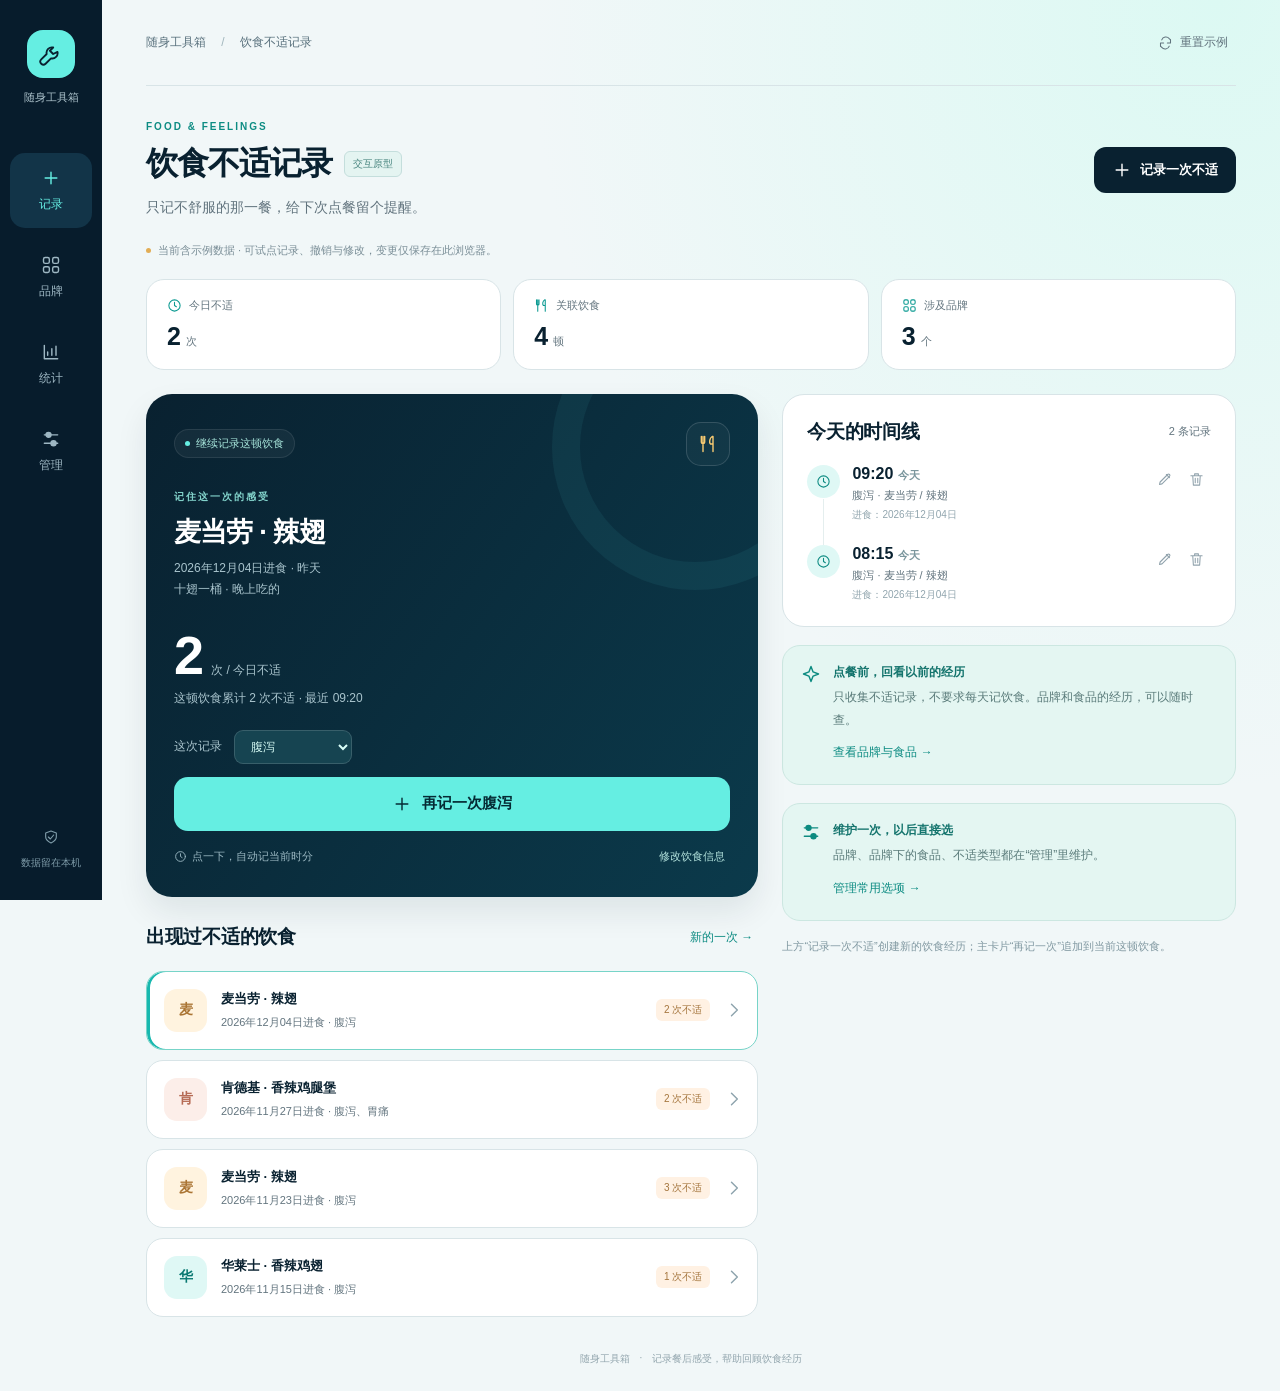
<file: prototype/diet/index.html>
<!doctype html>
<html lang="zh-CN">
<head>
<meta charset="UTF-8"><meta name="viewport" content="width=device-width,initial-scale=1">
<title>饮食不适记录 · 随身工具箱</title>
<link rel="stylesheet" href="./style.css">
</head>
<body>
<aside class="rail"><button class="logo" data-tab="record" aria-label="返回记录"><i data-icon="tool"></i></button><span class="rail-name">随身工具箱</span><nav><button data-tab="record"><i data-icon="plus"></i>记录</button><button data-tab="brands"><i data-icon="grid"></i>品牌</button><button data-tab="stats"><i data-icon="chart"></i>统计</button><button data-tab="manage"><i data-icon="settings"></i>管理</button></nav><div class="rail-foot"><i data-icon="shield"></i><span>数据留在本机</span></div></aside>
<main>
<header class="topbar"><div class="breadcrumb">随身工具箱 <span>/</span> 饮食不适记录</div><button class="quiet" id="reset"><i data-icon="refresh"></i>重置示例</button></header>
<section class="page-heading"><div><p class="eyebrow">FOOD & FEELINGS</p><h1>饮食不适记录<span class="prototype">交互原型</span></h1><p class="muted">只记不舒服的那一餐，给下次点餐留个提醒。</p></div><button class="primary" id="newMeal"><i data-icon="plus"></i>记录一次不适</button></section>
<div class="mobile-tabs"><button data-tab="record">记录</button><button data-tab="brands">品牌</button><button data-tab="stats">统计</button><button data-tab="manage">管理</button></div>
<div class="demo-note"><span class="demo-dot"></span>当前含示例数据 · 可试点记录、撤销与修改，变更仅保存在此浏览器。</div>
<div id="view"></div>
<footer>随身工具箱 <span>·</span> 记录餐后感受，帮助回顾饮食经历</footer>
</main>
<div id="toast" role="status" aria-live="polite" hidden></div>
<dialog id="mealDialog" aria-labelledby="mealTitle"><form id="mealForm"><div class="dialog-head"><div><p class="eyebrow">REMEMBER THIS MEAL</p><h2 id="mealTitle">记下这次不适</h2></div><button type="button" class="icon-btn" data-close="mealDialog" aria-label="关闭"><i data-icon="close"></i></button></div><p class="muted">只记出现不适的饮食。品牌与类型直接选，不用重复填。</p><div class="captured-time"><i data-icon="clock"></i><span id="capturedAt"></span></div><label>品牌<select name="brandId" required></select></label><label>食品<select name="foodId" required></select></label><div class="inline-manage"><button type="button" class="link-button" id="manageFromForm">没找到？去管理品牌 / 食品 / 类型 →</button></div><div class="date-field"><label for="eatenDate">进食日期</label><div class="date-shortcuts"><button type="button" data-date="0">今天</button><button type="button" data-date="1">昨天</button><button type="button" data-date="2">前天</button></div><input id="eatenDate" name="date" type="date" required></div><label id="firstTypeLabel">不适类型<select name="typeId" required></select></label><label>备注 <span class="muted">选填</span><input name="note" maxlength="120" placeholder="例如：十翅一桶，晚上吃的"></label><div id="mealHint" class="history-hint"></div><p id="mealError" class="form-error" role="alert"></p><button id="mealSubmit" class="primary full" type="submit"><i data-icon="check"></i>保存这次不适</button></form></dialog>
<dialog id="eventDialog" aria-labelledby="eventTitle"><form id="eventForm"><div class="dialog-head"><h2 id="eventTitle">修改不适记录</h2><button type="button" class="icon-btn" data-close="eventDialog" aria-label="关闭"><i data-icon="close"></i></button></div><label>不适类型<select name="typeId" required></select></label><label>发生时间<input type="datetime-local" name="at" required></label><div class="form-hint">一键记录会自动记时间，这里可以修正。</div><p id="eventError" class="form-error" role="alert"></p><button type="submit" class="primary full">保存修改</button></form></dialog>
<dialog id="catalogDialog" aria-labelledby="catalogTitle"><form id="catalogForm"><div class="dialog-head"><h2 id="catalogTitle">新增品牌</h2><button type="button" class="icon-btn" data-close="catalogDialog" aria-label="关闭"><i data-icon="close"></i></button></div><label><span id="catalogLabel">品牌名称</span><input name="name" maxlength="40" required placeholder="填写一次，以后直接选择"></label><p id="catalogHelp" class="form-hint"></p><p id="catalogError" class="form-error" role="alert"></p><button type="submit" class="primary full">保存</button></form></dialog>
<script type="module" src="./ui.js"></script>
</body></html>
</file>
<file: prototype/diet/style.css>
:root{--bg:#f1f7f8;--navy:#092130;--muted:#62747e;--teal:#18b8af;--mint:#65eee2;--border:#d8e4e7;--soft:#dff8f5}*{box-sizing:border-box}body{margin:0;background:radial-gradient(ellipse at 95% 0,#dcf9f3,transparent 40%),var(--bg);color:var(--navy);font-family:"Segoe UI","Microsoft YaHei",sans-serif;font-size:14px}button,input,select{font:inherit}button,a{ -webkit-tap-highlight-color:transparent}button{cursor:pointer}button:disabled{opacity:.45;cursor:default}button{transition:background .15s,transform .15s}button:active{transform:translateY(1px)}button:focus-visible,a:focus-visible{outline:3px solid var(--teal);outline-offset:3px}svg{width:20px;height:20px;display:block;flex-shrink:0}i{display:inline-flex;font-style:normal}h1,h2,h3,p{margin:0}h1{font-size:32px;letter-spacing:-1px;display:flex;align-items:center;gap:12px}h2{font-size:19px;letter-spacing:-.3px}h3{font-size:16px}.muted{color:var(--muted);line-height:1.7}.eyebrow{font-size:10px;letter-spacing:2px;font-weight:700;color:#0d8c83;margin-bottom:10px}.rail{width:102px;position:fixed;inset:0 auto 0 0;background:#071c2c;color:#aec4cd;display:flex;flex-direction:column;align-items:center;padding:30px 10px;z-index:5}.logo{display:grid;place-items:center;width:48px;height:48px;border-radius:16px;background:var(--mint);color:var(--navy)}.logo svg{width:26px;height:26px}.rail-name{font-size:11px;margin-top:12px}.rail nav{display:grid;gap:12px;width:100%;margin-top:48px}.rail nav button{display:flex;flex-direction:column;align-items:center;gap:8px;padding:15px 0;background:none;border:0;border-radius:15px;color:#9eb7c3;font-size:12px}.rail nav button.active{color:var(--mint);background:#123448}.rail-foot{margin-top:auto;display:flex;align-items:center;gap:9px;flex-direction:column;font-size:10px;color:#7f9ca9}.rail-foot svg{width:16px}main{max-width:1280px;margin:0 auto 0 102px;padding:0 44px}.topbar{height:86px;display:flex;align-items:center;justify-content:space-between;border-bottom:1px solid var(--border)}.breadcrumb{font-size:12px;color:#59717d}.breadcrumb span{margin:0 12px;color:#a1b6bd}.quiet{display:flex;align-items:center;gap:7px;color:#62747e;background:transparent;border:0;font-size:12px;padding:8px}.quiet svg{width:15px}.page-heading{display:flex;align-items:center;justify-content:space-between;padding:35px 0 23px;gap:20px}.page-heading .muted{margin-top:10px}.prototype{font-size:10px;letter-spacing:0;border:1px solid #c4dedc;background:#e4f4f1;color:#47847e;padding:5px 8px;border-radius:6px;font-weight:500}.primary{border:0;border-radius:12px;background:var(--navy);color:white;padding:13px 18px;display:inline-flex;align-items:center;justify-content:center;gap:8px;font-weight:600;font-size:13px}.primary:hover{background:#164253}.demo-note{font-size:11px;color:#7a8e97;margin-bottom:21px;display:flex;align-items:center;gap:7px}.demo-dot{width:5px;height:5px;background:#e2ad55;border-radius:50%}.layout{display:grid;grid-template-columns:minmax(0,1.35fr) minmax(0,1fr);gap:24px}.hero{position:relative;overflow:hidden;background:linear-gradient(125deg,#092130,#0b3a4b);border-radius:26px;padding:28px;color:white;box-shadow:0 15px 32px #09213016}.hero:after{content:"";position:absolute;right:-80px;top:-90px;width:230px;height:230px;border:28px solid #65eee210;border-radius:50%;pointer-events:none}.hero-top{display:flex;align-items:center;justify-content:space-between;margin-bottom:24px}.label-pill{display:inline-flex;align-items:center;gap:6px;font-size:11px;padding:6px 10px;border-radius:20px;color:#a6e4da;background:#ffffff0c;border:1px solid #ffffff16}.hero .eyebrow{color:#83d4cc}.hero h2{font-size:27px;letter-spacing:-.8px;margin-bottom:8px}.hero .sub{color:#a9c4cd;font-size:12px;line-height:1.8}.brand-symbol{width:44px;height:44px;border:1px solid #ffffff24;border-radius:15px;display:grid;place-items:center;background:#ffffff09;color:#f7ca71;font-weight:800;font-size:23px}.hero-count{display:flex;align-items:baseline;gap:9px;margin:27px 0 6px}.hero-count strong{font-size:54px;line-height:1;font-weight:650;letter-spacing:-2px}.hero-count span{color:#a9c4cd;font-size:12px}.record-button{display:flex;justify-content:center;align-items:center;gap:10px;width:100%;margin-top:23px;background:var(--mint);color:#052b34;border:0;border-radius:14px;height:54px;font-weight:700;font-size:15px}.record-button:hover{background:#87f4e9}.hero-foot{margin-top:13px;display:flex;align-items:center;justify-content:space-between;color:#9ab7c1;font-size:11px}.hero-foot button{color:#b5e4de;background:none;border:0;font-size:11px;padding:5px}.hero-foot svg{width:13px;height:13px}.card{background:white;border:1px solid var(--border);border-radius:22px;padding:24px}.section-head{display:flex;align-items:center;justify-content:space-between;gap:12px;margin-bottom:20px}.section-head small{color:var(--muted);font-size:11px}.summary{display:grid;grid-template-columns:repeat(3,1fr);gap:12px;margin-bottom:24px}.stat{padding:18px 20px;border:1px solid var(--border);background:white;border-radius:18px}.stat-label{color:var(--muted);font-size:11px;display:flex;align-items:center;gap:7px}.stat-label svg{width:15px;height:15px;color:#0b9a91}.stat strong{display:block;font-size:25px;margin-top:9px}.stat strong small{font-size:11px;margin-left:5px;font-weight:400;color:var(--muted)}.timeline{display:grid}.event{display:flex;gap:12px;position:relative;padding:0 0 23px}.event:last-child{padding-bottom:0}.event:not(:last-child):before{position:absolute;content:"";left:16px;top:34px;bottom:0;width:1px;background:#e4eeee}.event-icon{width:33px;height:33px;border-radius:50%;background:var(--soft);color:#0c8a81;display:grid;place-items:center;flex:none}.event-icon svg{width:15px;height:15px}.event-body{flex:1}.event-time{font-size:16px;font-weight:650;margin-bottom:5px}.event-copy{color:var(--muted);font-size:11px}.event-actions{display:flex;gap:2px}.icon-btn{width:30px;height:30px;border:0;border-radius:8px;display:grid;place-items:center;color:#91a3ad;background:transparent}.icon-btn:hover{background:#edf5f5;color:#146c67}.icon-btn svg{width:15px;height:15px}.note-card{margin-top:18px;background:#e4f6f2;border:1px solid #cce7e1;border-radius:18px;padding:18px;display:flex;gap:12px}.note-card i{color:#0d8b81}.note-card h3{font-size:12px;color:#14746d;margin-bottom:5px}.note-card p{font-size:12px;line-height:1.9;color:#5a7b7a}.section-space{margin-top:27px}.meal-list{display:grid;gap:10px}.meal-row,.brand-row,.food-row{display:flex;align-items:center;gap:14px;background:white;border:1px solid var(--border);border-radius:17px;padding:17px;width:100%;text-align:left;color:var(--navy)}.meal-row.selected{border-color:#77d4c8;box-shadow:inset 3px 0 #18b8af}.tile{width:43px;height:43px;border-radius:13px;display:grid;place-items:center;background:#fff3df;color:#aa7433;font-weight:750;flex:none}.tile.teal{background:var(--soft);color:#087871}.tile.rose{background:#fceee9;color:#b66b55}.row-copy{flex:1;min-width:0}.row-copy strong{font-size:13px;display:block;margin-bottom:5px}.row-copy small{color:var(--muted);font-size:11px}.row-right{text-align:right;flex:none}.row-right strong{display:block;font-size:15px}.row-right small{font-size:10px;color:var(--muted)}.row-arrow{width:16px;color:#8da3ad}.badge{display:inline-block;padding:4px 8px;background:#fff1e3;color:#a4753d;border-radius:6px;font-size:10px}.badge.fine{background:#e5f6ed;color:#51826a}.badge.pending{background:#edf3f5;color:#738c97}.empty{padding:28px 12px;text-align:center;color:var(--muted);font-size:13px;line-height:1.9}.search{display:flex;align-items:center;gap:9px;background:white;border:1px solid var(--border);border-radius:12px;padding:10px 14px;margin-bottom:18px}.search svg{color:#7e979f;width:17px}.search input{padding:0;border:0;background:none;width:100%;outline:none;color:var(--navy)}.brand-row{margin-bottom:12px;cursor:pointer;padding:22px}.brand-row .tile{width:49px;height:49px;font-size:19px}.brand-row:hover{border-color:#84d6c9}.back-link{display:flex;align-items:center;gap:6px;background:none;border:0;color:#477d79;font-size:12px;padding:0;margin-bottom:20px}.back-link svg{width:15px}.detail-title{display:flex;gap:15px;align-items:center;margin-bottom:22px}.detail-title h2{font-size:26px}.detail-title p{font-size:12px;color:var(--muted);margin-top:6px}.detail-title .tile{width:58px;height:58px;font-size:24px}.food-row{margin-bottom:10px}.food-row.active{border-color:#79cfc1;background:#f3fcf9}.filter-row{display:flex;align-items:center;justify-content:space-between;gap:14px;margin-bottom:20px;flex-wrap:wrap}.segmented{display:flex;gap:4px;background:#e4edef;border-radius:10px;padding:4px}.segmented button{border:0;background:none;color:#66808a;padding:8px 13px;border-radius:7px;font-size:11px}.segmented button.active{background:white;box-shadow:0 2px 5px #0921300a;color:#123d48;font-weight:600}.filter-row select{border:1px solid var(--border);background:white;border-radius:10px;color:#526e79;font-size:12px;padding:10px}.chart-card{padding:28px}.chart-head{display:flex;align-items:start;justify-content:space-between;margin-bottom:32px}.chart-head p{font-size:12px;color:var(--muted);margin-top:7px}.chart-legend{display:flex;align-items:center;gap:7px;font-size:10px;color:var(--muted)}.chart-legend span{width:7px;height:7px;background:var(--teal);border-radius:2px}.bar-row{display:grid;grid-template-columns:68px 1fr 28px;align-items:center;gap:16px;margin-bottom:25px;width:100%;border:0;background:none;text-align:left;color:var(--navy);padding:0}.bar-row:last-child{margin-bottom:0}.bar-label{font-size:12px}.bar-track{background:#f0f5f5;border-radius:7px;height:28px;overflow:hidden}.bar-fill{height:100%;background:linear-gradient(90deg,#0b8c84,#57ddcb);border-radius:7px;min-width:0;transition:width .3s}.bar-row strong{font-size:17px}.bar-row:hover .bar-fill{filter:brightness(1.08)}.chart-axis{margin:19px 45px 0 84px;display:flex;justify-content:space-between;font-size:10px;color:#9aaeB5;border-top:1px solid #e2ecec;padding-top:10px}.ranking-number{width:22px;font-size:12px;color:#9ab0b7}.chart-callout{margin-top:22px;border-top:1px solid var(--border);padding-top:18px;font-size:12px;color:var(--muted);line-height:1.8}footer{padding:35px 0 25px;font-size:10px;color:#93a6ae;display:flex;justify-content:center;gap:10px}.mobile-tabs{display:none}dialog{padding:28px;border:1px solid var(--border);border-radius:24px;width:min(460px,calc(100% - 28px));max-height:90dvh;overflow:auto;color:var(--navy);box-shadow:0 30px 100px #071c2c30}dialog::backdrop{background:#071c2c70;backdrop-filter:blur(4px)}.dialog-head{display:flex;justify-content:space-between;align-items:center;margin-bottom:12px}.dialog-head h2{font-size:22px}.dialog-head .eyebrow{margin-bottom:7px}form>label{display:block;font-size:12px;font-weight:600;margin-top:18px}form input,form select{width:100%;margin-top:8px;padding:11px 13px;border:1px solid #d2e1e3;border-radius:10px;background:#f8fbfb;color:var(--navy);font-weight:400;outline-color:var(--teal)}.date-shortcuts{display:flex;gap:7px;margin-top:8px}.date-shortcuts button{border:1px solid var(--border);border-radius:7px;background:white;color:#66818a;padding:6px 12px;font-size:11px}.date-shortcuts button.active{border-color:#63cfc1;background:var(--soft);color:#0c7d73}.full{width:100%;margin-top:20px}.form-hint{font-size:11px;line-height:1.8;color:#68858a;margin-top:14px}#toast{position:fixed;z-index:20;bottom:28px;left:50%;transform:translateX(-50%);background:#092130;color:white;border-radius:13px;padding:14px 19px;box-shadow:0 12px 30px #09213030;font-size:12px;max-width:calc(100% - 28px)}#toast button{border:0;background:none;color:var(--mint);margin-left:18px;font-size:12px}.scroll-list{max-height:470px;overflow:auto}.record-tabs-title{color:#7a969d;font-size:11px}.link-button{border:0;background:transparent;color:#0c8b82;font-size:12px;padding:5px}.total-big{font-size:42px;font-weight:650;letter-spacing:-1px}.summary-panel{background:#092130;color:white;border-radius:22px;padding:24px;margin-bottom:20px}.summary-panel .muted{color:#a4bcc5}.summary-panel p{font-size:12px}.summary-panel .total-big{margin:12px 0 5px}.summary-panel small{color:#8dafba}.preview-tip{margin-top:16px;font-size:11px;line-height:1.8;color:#8098a1}
.logo{border:0}.hero-type{display:flex;align-items:center;gap:12px;margin-top:20px}.hero-type label{font-size:12px;color:#a9c4cd}.hero-type select{border:1px solid #ffffff25;color:#d9fff8;background:#164451;padding:8px 12px;border-radius:9px;font-size:12px;min-width:118px;color-scheme:dark}.hero-type+.record-button{margin-top:13px}.event-meal-date{font-size:10px;color:#91a5ae;margin-top:5px}.outline-button{display:flex;align-items:center;justify-content:center;gap:9px;width:100%;border:1px solid var(--border);border-radius:13px;background:white;color:#176c68;margin-top:18px;padding:13px;font-size:12px}.scope-pill{display:inline-block;background:#dff8f5;color:#287b74;font-size:11px;padding:8px 12px;border-radius:9px;margin-bottom:17px}.stats-selects{display:flex;gap:8px}.manage-heading{margin-bottom:22px}.manage-heading h2{font-size:22px}.manage-heading p{font-size:12px;margin-top:7px}.brand-picks{display:grid;gap:8px}.brand-pick{display:flex;align-items:center;border:1px solid var(--border);border-radius:14px;background:#f9fbfb;padding:11px;gap:6px}.brand-pick.active{border-color:#75cfc4;background:#f0fbf7}.brand-pick-name{display:flex;align-items:center;gap:11px;flex:1;min-width:0;border:0;text-align:left;background:none;padding:0;color:var(--navy)}.brand-pick-name .tile{width:35px;height:35px;font-size:15px}.brand-pick-name strong{display:block;font-size:13px;overflow-wrap:anywhere}.brand-pick-name small{display:block;font-size:10px;color:var(--muted);margin-top:3px}.catalog-actions{display:flex;align-items:center;gap:2px;flex-shrink:0}.catalog-actions .link-button{font-size:10px}.archive-button{font-size:10px;border:1px solid #dce7e8;border-radius:7px;color:#6c818b;background:white;padding:5px 7px}.archive-button:hover{color:#137a70;border-color:#84cfc4}.is-archived .row-copy,.is-archived .brand-pick-name{opacity:.5}.food-manage-heading{margin-top:23px;padding-top:20px;border-top:1px solid var(--border)}.food-manage-heading h3{font-size:14px}.catalog-row{display:flex;align-items:center;gap:10px;padding:16px 0;border-bottom:1px solid #edf3f4}.catalog-row:last-of-type{border-bottom:0}.catalog-row .row-copy strong{font-size:13px;overflow-wrap:anywhere}.default-label{display:inline-block;color:#198676;background:#e0f6ef;font-size:9px;font-weight:500;border-radius:5px;padding:3px 5px;margin-left:7px}.manage-layout{align-items:start}.captured-time{display:flex;align-items:center;gap:8px;color:#2e8279;background:#e4f6f1;border-radius:10px;padding:11px;font-size:11px;margin-top:15px;line-height:1.7}.captured-time svg{width:15px;height:15px}.inline-manage{text-align:right;margin-top:5px}.inline-manage .link-button{font-size:10px}.history-hint{display:flex;gap:8px;padding:12px 13px;background:#f1f8f7;border-radius:10px;font-size:11px;line-height:1.8;color:#57847e;margin-top:15px}.history-hint svg{width:15px;margin-top:3px;flex:none}.form-error{font-size:11px;color:#c63b4b;line-height:1.8;margin-top:9px}.form-error:empty{display:none}.resume-banner{display:flex;align-items:center;justify-content:space-between;gap:10px;border:1px solid #b9ded6;background:#e1f5ed;color:#3d7c71;padding:12px 16px;border-radius:12px;margin-bottom:20px;font-size:11px}.row-copy strong,.hero h2,.bar-label,.detail-title h2{overflow-wrap:anywhere}.bar-label{line-height:1.5}.section-head .link-button{flex-shrink:0}#firstTypeLabel[hidden]{display:none}form select{color-scheme:light}form>.muted{font-size:12px}
.date-field{margin-top:18px}.date-field>label{font-size:12px;font-weight:600}.date-field input{margin-top:8px}
@media(max-width:760px){.hero-top{margin-bottom:16px}.hero .eyebrow{margin-bottom:7px}.hero-type{margin-top:13px}.hero-type+.record-button{margin-top:11px}.record-button{height:50px}.hero-count strong{font-size:48px}}
@media(min-width:1440px){main{margin-left:auto;padding-left:140px}}@media(max-width:1050px){main{padding:0 26px}.layout{gap:18px;grid-template-columns:1.1fr 1fr}.summary{gap:9px}.stat{padding:15px}.page-heading h1{font-size:27px}.page-heading>.primary{font-size:12px;padding:12px}}
@media(max-width:760px){.rail{display:none}main{margin:0;padding:0 18px}.topbar{height:61px}.breadcrumb{font-size:10px}.breadcrumb span{margin:0 5px}.quiet{font-size:10px}.page-heading{padding:25px 0 18px;align-items:start;flex-wrap:wrap;gap:17px}.page-heading h1{font-size:25px;gap:8px}.page-heading .muted{font-size:12px}.page-heading .eyebrow{font-size:9px}.page-heading>.primary{padding:10px 14px;font-size:12px}.prototype{font-size:9px;padding:4px 6px}.mobile-tabs{display:flex;border-radius:12px;background:#e0ebed;padding:4px;margin-bottom:16px}.mobile-tabs button{flex:1;border:0;padding:10px;background:none;border-radius:9px;font-size:12px;color:#637e89}.mobile-tabs button.active{background:white;color:var(--navy);box-shadow:0 2px 6px #09213008;font-weight:600}.demo-note{font-size:10px;line-height:1.6;margin-bottom:16px}.layout{grid-template-columns:1fr;gap:20px}.hero{padding:24px;border-radius:23px}.hero h2{font-size:25px}.hero-count{margin-top:23px}.card{padding:20px}.summary{gap:8px;margin-bottom:17px}.stat{padding:13px 11px;border-radius:14px}.stat-label{font-size:10px;gap:4px}.stat-label svg{width:12px}.stat strong{font-size:23px}.stat strong small{font-size:10px;margin-left:3px}.section-space{margin-top:23px}.hero-foot{font-size:10px}.section-head h2{font-size:17px}.chart-head{gap:10px}.chart-head h2{font-size:17px}.chart-legend{font-size:9px}.chart-axis{margin-right:38px}.food-row{padding:14px}.brand-row{padding:18px}.row-copy small{font-size:10px}.scroll-list{max-height:none}footer{font-size:9px}.filter-row{gap:10px}.segmented button{padding:8px 10px;font-size:10px}dialog{padding:23px}.event{padding-bottom:22px}}@media(prefers-reduced-motion:reduce){*{transition:none!important}}
</file>
